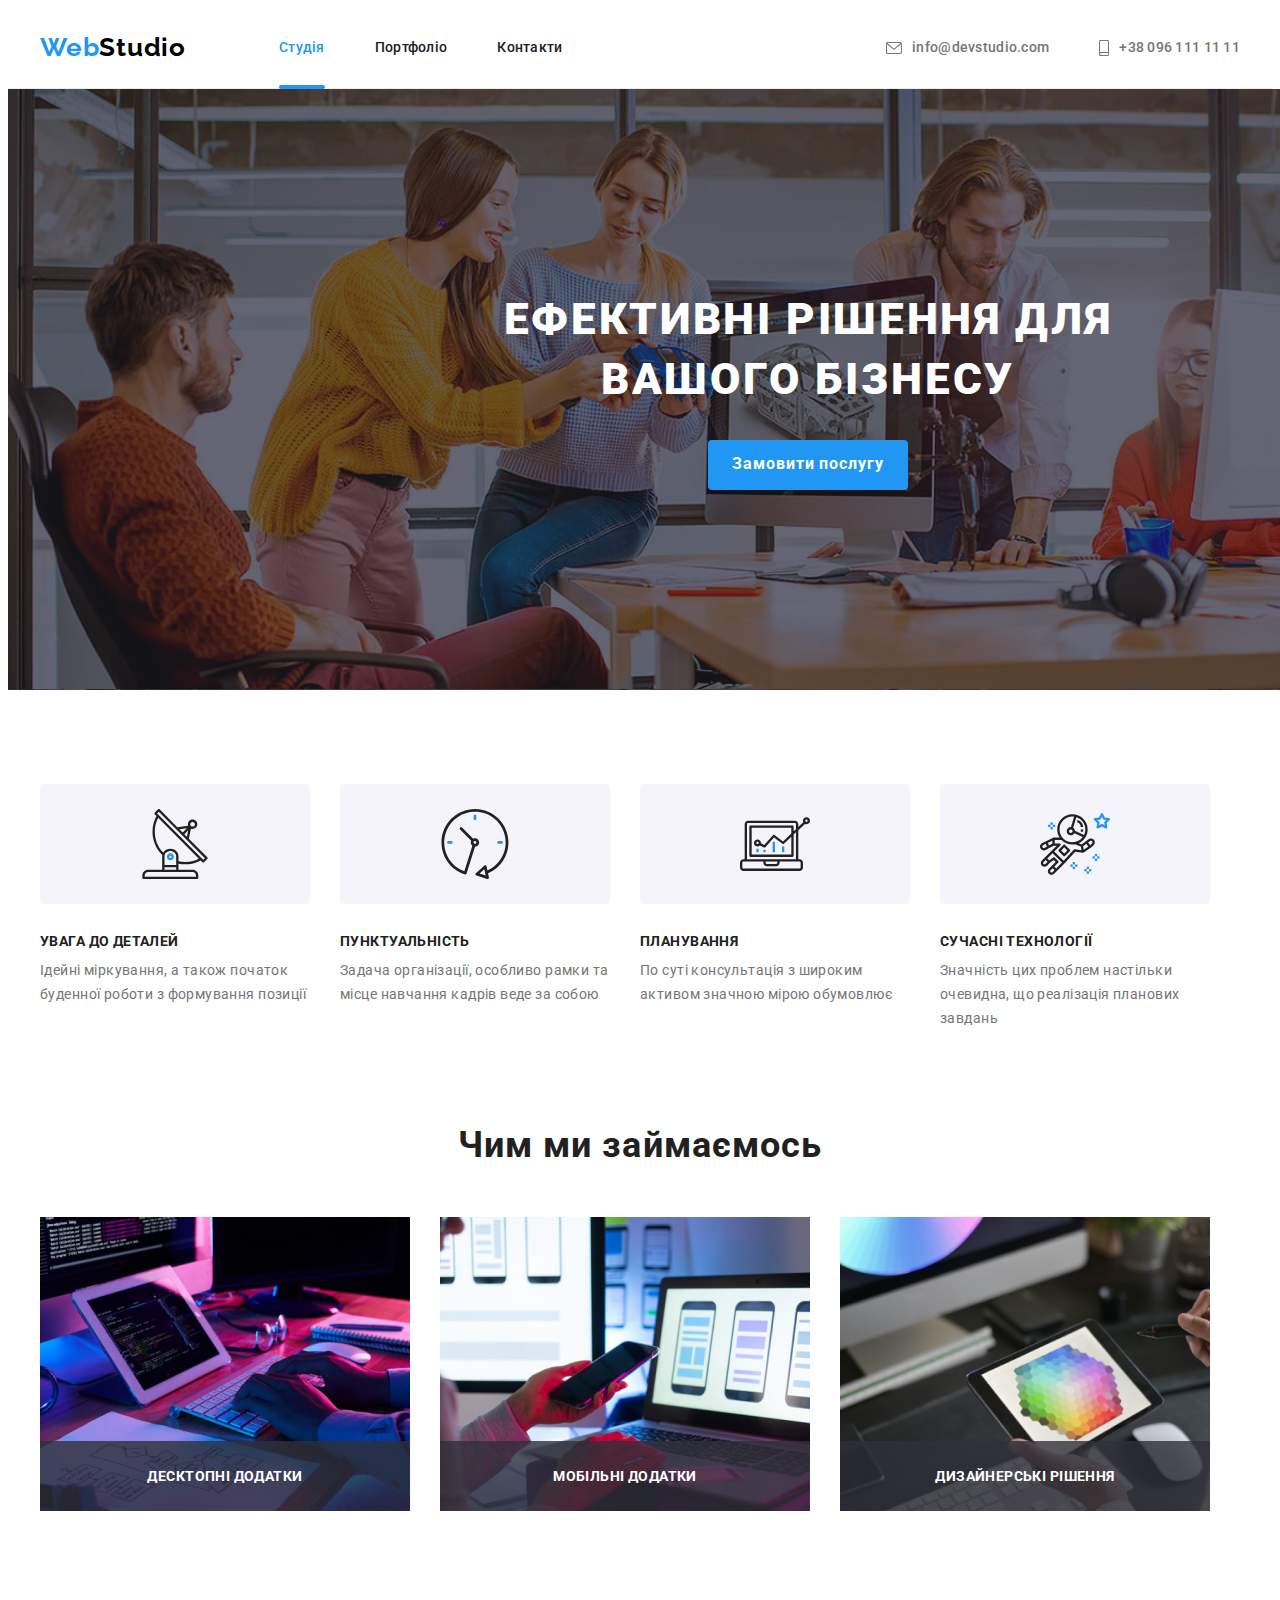
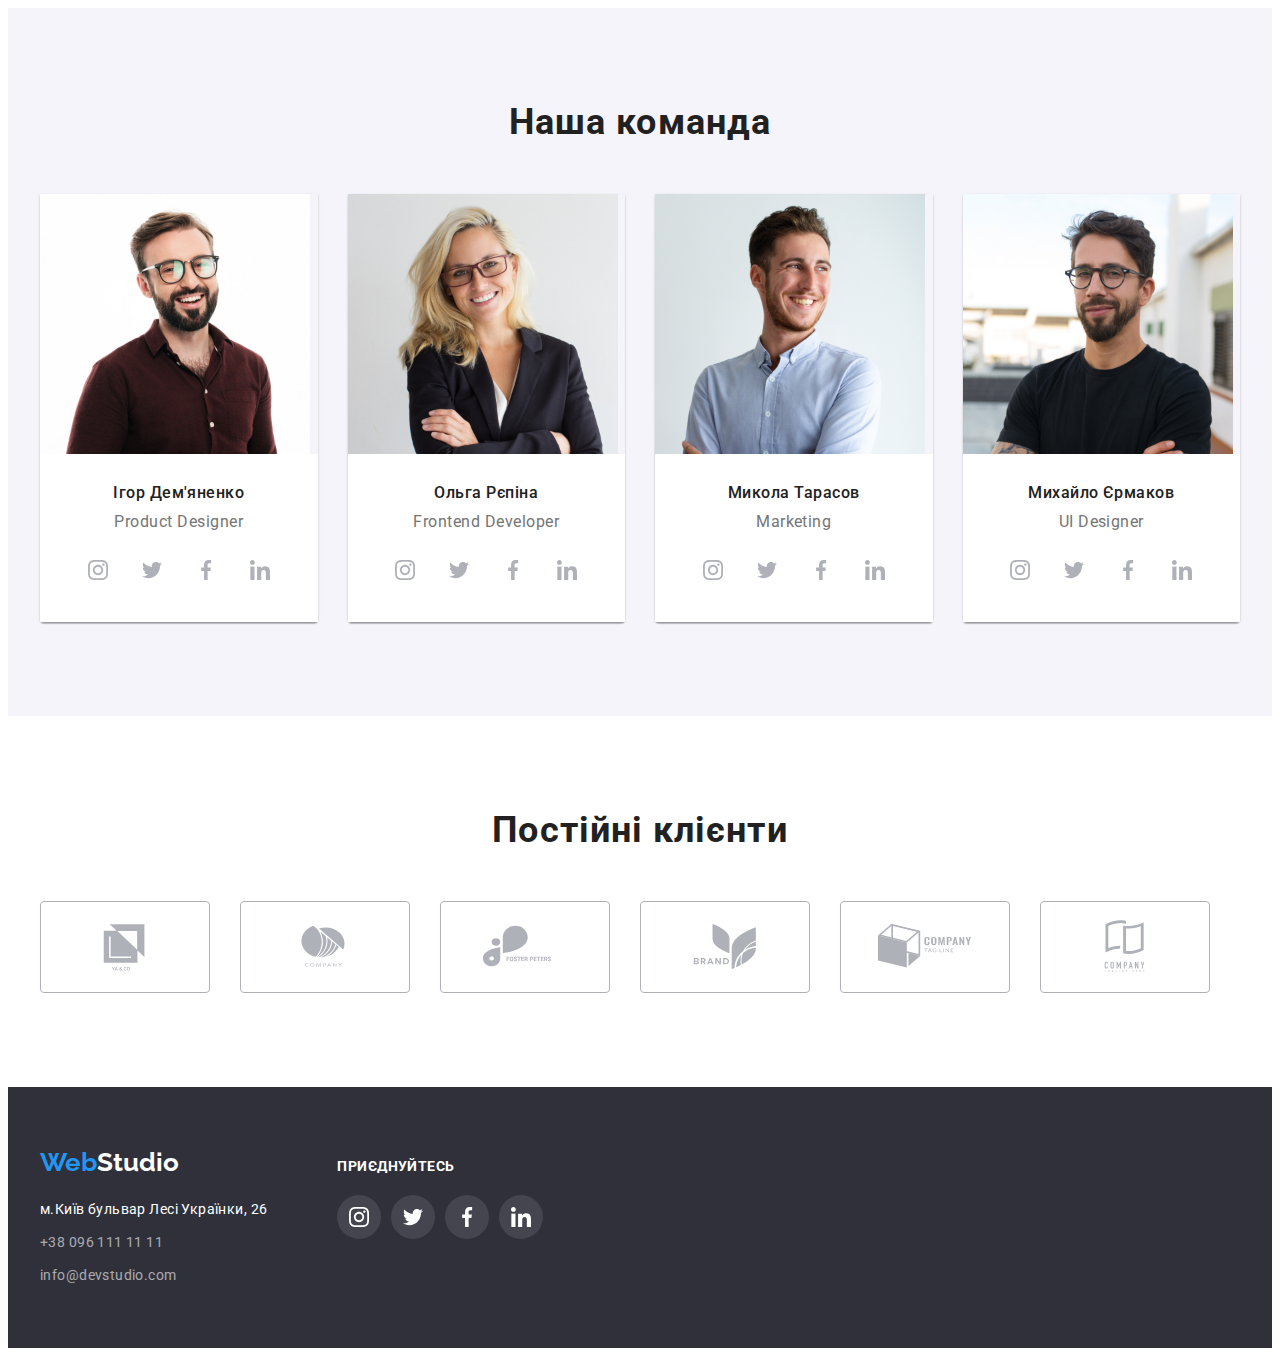
<file: index.html>
<!DOCTYPE html>
<html lang="uk">
  <head>
    <meta charset="UTF-8" />
    <meta http-equiv="X-UA-Compatible" content="IE=edge" />
    <meta name="viewport" content="width=device-width, initial-scale=1.0" />
    <link rel="preconnect" href="https://fonts.googleapis.com">
    <link rel="preconnect" href="https://fonts.gstatic.com" crossorigin>
    <link href="https://fonts.googleapis.com/css2?family=Raleway:wght@700&family=Roboto:wght@400;500;700;900&display=swap" rel="stylesheet">
    <title>WebStudio</title>
    <link rel="stylesheet" href="https://cdnjs.cloudflare.com/ajax/libs/modern-normalize/1.1.0/modern-normalize.min.css" integrity="sha512-wpPYUAdjBVSE4KJnH1VR1HeZfpl1ub8YT/NKx4PuQ5NmX2tKuGu6U/JRp5y+Y8XG2tV+wKQpNHVUX03MfMFn9Q==" crossorigin="anonymous" referrerpolicy="no-referrer" />
    <link rel="stylesheet" href="./css/styles.css" />
  </head>
  <body>
    <!-- основна інфа -->
    <header class="header">

      <div class="container">
      <nav class="nav">
        <a href="./index.html" class="logo logo-blue logo-link">Web<span class="logo-black">Studio</span></a>
        <ul class="site-nav">
          <li class="active"><a href="index.html" class="link active-page">Студія</a></li>
          <li><a href="portfolio.html" class="page-header link">Портфоліо</a></li> 
          <li><a href="" class="page-header link">Контакти</a></li>
        </ul>
      </nav>
        <ul class="contacts-nav">
          <li>
            <a href="mailto:info@devstudio.com" class="header-contacts link">
              <svg class="mail-icon" width="16" height="12">
              <use href="./images/icons/symbol-defs.svg#icon-envelope"></use>
            </svg>info@devstudio.com</a>
          </li>
          <li>
            <a href="tel:+380961111111" class="header-contacts link">
              <svg class="phone-icon" width="10" height="16">
              <use href="./images/icons/symbol-defs.svg#icon-smartphone"></use>
            </svg>+38 096 111 11 11</a>
          </li>
        </ul>
        </div>
    </header>

    <main class="main">
      <!-- перша секція -->
      <section class="hero">
        <div class="container">
          <h1 class="hero-text">Ефективні рішення для вашого бізнесу</h1>
          <button type="button" class="hero-button pointer" data-modal-open>Замовити послугу</button>
        </div>
      </section>
      <!-- Друга секція -->
      <section class="section">
        <div class="container">
        <h2 class="title visually-hidden" aria-hidden="true" tabindex="-1">Features</h2>
        <ul class="features-text">
          
          <li class="features-icons-item">
            <div class="features-icons">
      
            <svg width="70" height="70">
              <use href="./images/icons/symbol-defs.svg#icon-antenna"></use>
            </svg>
            </div>
            <h3 class="pre-title">Увага до деталей</h3>
            <p class="pre-title-text">Ідейні міркування, а також початок буденної роботи з формування позиції</p>
            
          </li>
          <li class="features-icons-item">
            <div class="features-icons">
            <svg width="70" height="70">
              <use href="./images/icons/symbol-defs.svg#icon-clock"></use>
            </svg>
            </div>
            <h3 class="pre-title">Пунктуальність</h3>
            <p class="pre-title-text">Задача організації, особливо рамки та місце навчання кадрів веде за собою</p>
          </li>
          <li class="features-icons-item">
            <div class="features-icons">
            <svg width="70" height="70">
              <use href="./images/icons/symbol-defs.svg#icon-diagram"></use>
            </svg>
            </div>
            <h3 class="pre-title">Планування</h3>
            <p class="pre-title-text">По суті консультація з широким активом значною мірою обумовлює</p>
            
          </li>
          <li class="features-icons-item">
            <div class="features-icons">
            <svg width="70" height="70">
              <use href="./images/icons/symbol-defs.svg#icon-astronaut"></use>
            </svg>
            </div>
            <h3 class="pre-title">Сучасні технології</h3>
            <p class="pre-title-text">Значність цих проблем настільки очевидна, що реалізація планових завдань</p>
            
          </li>
        </ul>
        </div>
      </section>
      <!-- Третя секція -->
      <section class="section-three">
        <div class="container">
        <h2 class="title">Чим ми займаємось</h2>
        <ul class="our-work-images">
          <li class="our-work">
            <img src="./images/img1.png" alt="Бек-енд розробка" width="370" class="our-work"/>
            <p class="our-work-cover">
              Десктопні додатки
            </p>
          </li>
          <li class="our-work">
            <img src="./images/img2.png" alt="Фронт-енд розробка" width="370"/>
            <p class="our-work-cover">
              Мобільні додатки
            </p>
          </li>
          <li class="our-work">
            <img src="./images/img3.png" alt="Розробка стилю" width="370"/>
            <p class="our-work-cover">
              Дизайнерські рішення
            </p>
          </li>
        </ul>
      </div>
      </section>
      <!-- Четверта секція -->
      <section class="section-team">
        <div class="container">
        <h2 class="title">Наша команда</h2>
        <ul class="our-team">
          <li class="our-member">
            <img
              src="./images/img4.jpg"
              alt="Product Designer"
              width="270"
              class="team-member-img"
            />
            <div class="card-content">  
              <h3 class="team-member">Ігор Дем'яненко</h3>
              <p lang="en" class="team-member-role">Product Designer</p>
              <ul class="team-soc-list list">
                <li class="team-soc-item">
                  <a href="" class="team-soc-link link">
                    <svg class="team-soc-icon" width="20" height="20">
                      <use href="./images/icons/symbol-defs.svg#icon-icon-instagram"></use>
                    </svg>
                  </a>
                </li>
                <li class="team-soc-item">
                  <a href="" class="team-soc-link link">
                    <svg class="team-soc-icon" width="20" height="20">
                      <use href="./images/icons/symbol-defs.svg#icon-icon-twitter"></use>
                    </svg>
                  </a>
                </li>
                <li class="team-soc-item">
                  <a href="" class="team-soc-link link">
                    <svg class="team-soc-icon" width="20" height="20">
                      <use href="./images/icons/symbol-defs.svg#icon-icon-facebook"></use>
                    </svg>
                  </a>
                </li>
                <li class="team-soc-item">
                  <a href="" class="team-soc-link link">
                    <svg class="team-soc-icon" width="20" height="20">
                      <use href="./images/icons/symbol-defs.svg#icon-icon-linkedin"></use>
                    </svg>
                  </a>
                </li>
              </ul>
            </div>
          </li>
         
          <li class="our-member">
            <img 
            src="./images/img5.jpg" 
            alt="Frontend Developer" 
            width="270" 
            class="team-member-img"
            />
            <div class="card-content">
              <h3 class="team-member">Ольга Рєпіна</h3>
              <p lang="en" class="team-member-role">Frontend Developer</p>
              <ul class="team-soc-list list">
                <li class="team-soc-item">
                  <a href="" class="team-soc-link link">
                    <svg class="team-soc-icon" width="20" height="20">
                      <use href="./images/icons/symbol-defs.svg#icon-icon-instagram"></use>
                    </svg>
                  </a>
                </li>
                <li class="team-soc-item">
                  <a href="" class="team-soc-link link">
                    <svg class="team-soc-icon" width="20" height="20">
                      <use href="./images/icons/symbol-defs.svg#icon-icon-twitter"></use>
                    </svg>
                  </a>
                </li>
                <li class="team-soc-item">
                  <a href="" class="team-soc-link link">
                    <svg class="team-soc-icon" width="20" height="20">
                      <use href="./images/icons/symbol-defs.svg#icon-icon-facebook"></use>
                    </svg>
                  </a>
                </li>
                <li class="team-soc-item">
                  <a href="" class="team-soc-link link">
                    <svg class="team-soc-icon" width="20" height="20">
                      <use href="./images/icons/symbol-defs.svg#icon-icon-linkedin"></use>
                    </svg>
                  </a>
                </li>
              </ul>
            </div>
          </li>
          
          <li class="our-member">
            <img
              src="./images/img6.jpg"
              alt="Marketing"
              width="270"
              class="team-member-img"
            />
            <div class="card-content">
              <h3 class="team-member">Микола Тарасов</h3>
              <p lang="en" class="team-member-role">Marketing</p>
              <ul class="team-soc-list list">
                <li class="team-soc-item">
                  <a href="" class="team-soc-link link">
                    <svg class="team-soc-icon" width="20" height="20">
                      <use href="./images/icons/symbol-defs.svg#icon-icon-instagram"></use>
                    </svg>
                  </a>
                </li>
                <li class="team-soc-item">
                  <a href="" class="team-soc-link link">
                    <svg class="team-soc-icon" width="20" height="20">
                      <use href="./images/icons/symbol-defs.svg#icon-icon-twitter"></use>
                    </svg>
                  </a>
                </li>
                <li class="team-soc-item">
                  <a href="" class="team-soc-link link">
                    <svg class="team-soc-icon" width="20" height="20">
                      <use href="./images/icons/symbol-defs.svg#icon-icon-facebook"></use>
                    </svg>
                  </a>
                </li>
                <li class="team-soc-item">
                  <a href="" class="team-soc-link link">
                    <svg class="team-soc-icon" width="20" height="20">
                      <use href="./images/icons/symbol-defs.svg#icon-icon-linkedin"></use>
                    </svg>
                  </a>
                </li>
              </ul>
            </div>
          </li>
          
          <li class="our-member">
            <img
              src="./images/img7.jpg"
              alt="UI Designer"
              width="270"
              class="team-member-img"
            />
            <div class="card-content">
              <h3 class="team-member">Михайло Єрмаков</h3>
              <p lang="en" class="team-member-role">UI Designer</p>
              <ul class="team-soc-list list">
                <li class="team-soc-item">
                  <a href="" class="team-soc-link link">
                    <svg class="team-soc-icon" width="20" height="20">
                      <use href="./images/icons/symbol-defs.svg#icon-icon-instagram"></use>
                    </svg>
                  </a>
                </li>
                <li class="team-soc-item">
                  <a href="" class="team-soc-link link">
                    <svg class="team-soc-icon" width="20" height="20">
                      <use href="./images/icons/symbol-defs.svg#icon-icon-twitter"></use>
                    </svg>
                  </a>
                </li>
                <li class="team-soc-item">
                  <a href="" class="team-soc-link link">
                    <svg class="team-soc-icon" width="20" height="20">
                      <use href="./images/icons/symbol-defs.svg#icon-icon-facebook"></use>
                    </svg>
                  </a>
                </li>
                <li class="team-soc-item">
                  <a href="" class="team-soc-link link">
                    <svg class="team-soc-icon" width="20" height="20">
                      <use href="./images/icons/symbol-defs.svg#icon-icon-linkedin"></use>
                    </svg>
                  </a>
                </li>
              </ul>
            </div>
          </li>
          
        </ul>
      </div>
      </section>
      <section class="section">
        <div class="container">
        <h2 class="title">Постійні клієнти</h2>
        <ul class="clients-icons">
          <li class="clients-icons-item">
            <a href="" alt="Our client" class="client-link link">
            <svg width="106" height="60">
              <use href="./images/icons/symbol-defs.svg#icon-logo-1"></use>
            </svg>
          </a>
          </li>
          <li class="clients-icons-item">
            <a href="" alt="Our client" class="client-link link">
            <svg width="106" height="60">
              <use href="./images/icons/symbol-defs.svg#icon-logo-2"></use>
            </svg>
          </a>
          </li>
          <li class="clients-icons-item">
            <a href="" alt="Our client" class="client-link link">
            <svg width="106" height="60">
              <use href="./images/icons/symbol-defs.svg#icon-logo-3"></use>
            </svg>
          </a>
          </li>
          <li class="clients-icons-item">
            <a href="" alt="Our client" class="client-link link">
            <svg width="106" height="60">
              <use href="./images/icons/symbol-defs.svg#icon-logo-4"></use>
            </svg>
          </a>
          </li>
        </li>
        <li class="clients-icons-item">
          <a href="" alt="Our client" class="client-link link">
          <svg width="106" height="60">
            <use href="./images/icons/symbol-defs.svg#icon-logo-5"></use>
          </svg>
        </a>
        </li>
        <li class="clients-icons-item">
          <a href="" alt="Our client" class="client-link link">
          <svg width="106" height="60">
            <use href="./images/icons/symbol-defs.svg#icon-logo-6"></use>
          </svg>
        </a>
        </li>

        </ul>
      </section>
    </main>
    <footer class="footer">
      <div class="container">
        <div class="footers">
        <div class="footer-one">
        <a href="./index.html" class="logo-footer logo-blue logo-link">Web<span class="logo-white">Studio</span>
        </a>
      
      <address class="address">
        <ul>
         <li class="footer-items">
            <a href="https://goo.gl/maps/1e6sSvzwmUZJnKFR7" class="footer-address link">м.Київ бульвар Лесі Українки, 26</a>
         </li>
         <li class="footer-items">
            <a href="tel:+380961111111" class="footer-contacts link">+38 096 111 11 11</a>
         </li>
          <li class="footer-items">
           <a href="mailto:info@devstudio.com" class="footer-contacts link">info@devstudio.com</a>
         </li>
        </ul>
        
      </address>
      </div>
      <div class="footer-two">
        <ul class="soc-footer">
          <li>
          <strong class="strong-footer">Приєднуйтесь</strong>
          </li>
          <li>
            <ul class="soc-list-footer list">
              <li class="soc-item-footer">
                <a href="" class="soc-link-footer link">
                  <svg class="soc-icon-footer" width="20" height="20">
                    <use href="./images/icons/symbol-defs.svg#icon-icon-instagram"></use>
                  </svg>
                </a>
              </li>
              <li class="soc-item-footer">
                <a href="" class="soc-link-footer link">
                  <svg class="soc-icon-footer" width="20" height="20">
                    <use href="./images/icons/symbol-defs.svg#icon-icon-twitter"></use>
                  </svg>
                </a>
              </li>
              <li class="soc-item-footer">
                <a href="" class="soc-link-footer link">
                  <svg class="soc-icon-footer" width="20" height="20">
                    <use href="./images/icons/symbol-defs.svg#icon-icon-facebook"></use>
                  </svg>
                </a>
              </li>
              <li class="soc-item-footer">
                <a href="" class="soc-link-footer link">
                  <svg class="soc-icon-footer" width="20" height="20">
                    <use href="./images/icons/symbol-defs.svg#icon-icon-linkedin"></use>
                  </svg>
                </a>
              </li>
            </ul>
          </li>
  
        </ul>
      </div>
      </div>
      </div>
    </footer>
    <div class="backdrop is-hidden" data-modal>
      <div class="modal">
        <button type="button" class="close-btn" data-modal-close>
      <svg width="30" height="30">
        <use href="./images/icons/symbol-defs.svg#close-icon"></use>
      </svg>
      </button>
      </div>
      </div>
      <script src="./js/modal.js"></script>
  </body>
</html>
</file>
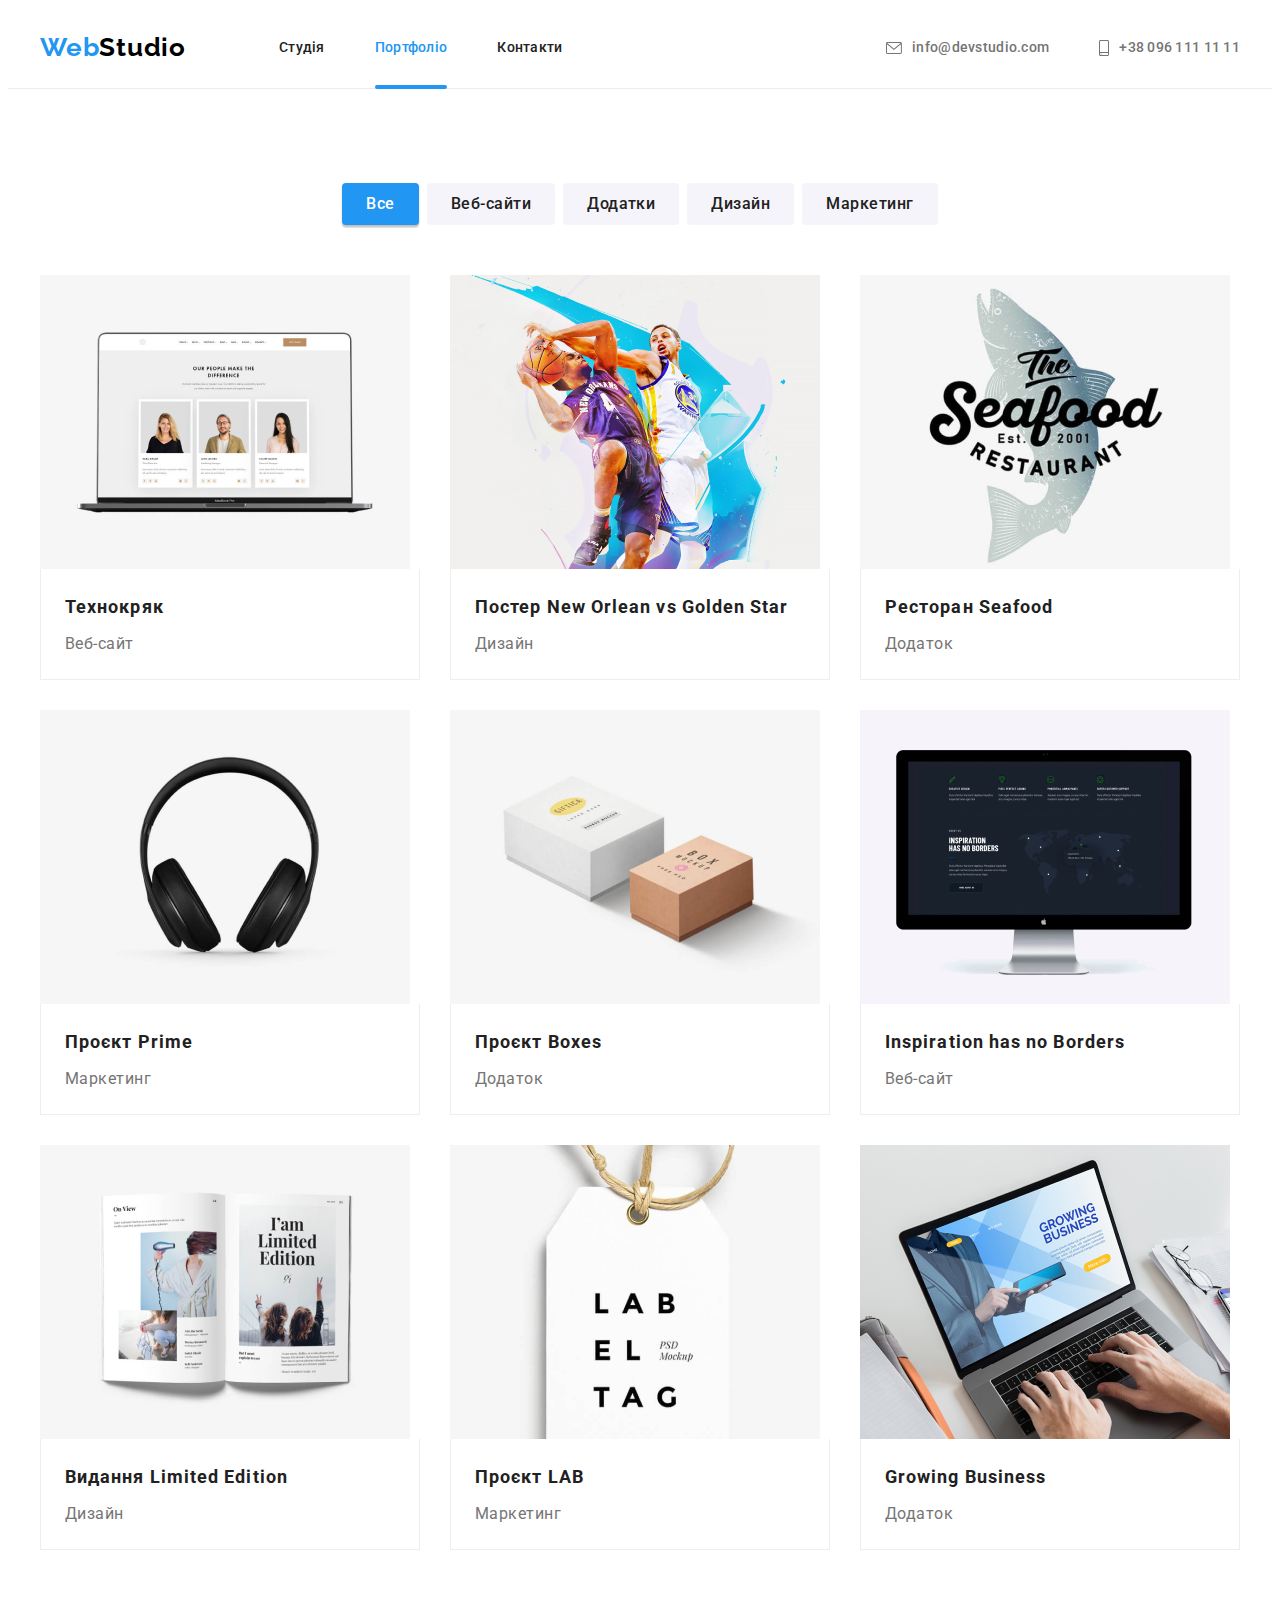
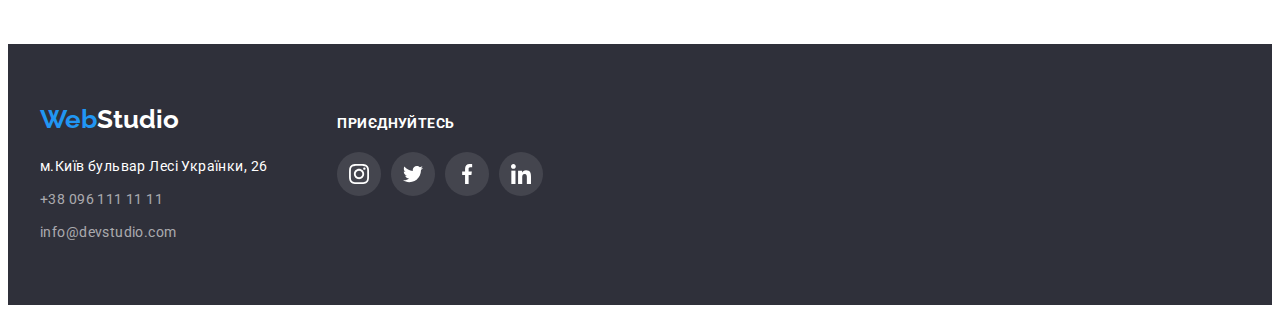
<file: portfolio.html>
<!DOCTYPE html>
<html lang="uk">
  <head>
    <meta charset="UTF-8" />
    <meta http-equiv="X-UA-Compatible" content="IE=edge" />
    <meta name="viewport" content="width=device-width, initial-scale=1.0" />
    <link rel="preconnect" href="https://fonts.googleapis.com" />
    <link rel="preconnect" href="https://fonts.gstatic.com" crossorigin />
    <link
      href="https://fonts.googleapis.com/css2?family=Raleway:wght@700&family=Roboto:wght@400;500;700;900&display=swap"
      rel="stylesheet"
    />
    <title>WebStudio</title>
    <link
      rel="stylesheet"
      href="https://cdnjs.cloudflare.com/ajax/libs/modern-normalize/1.1.0/modern-normalize.min.css"
      integrity="sha512-wpPYUAdjBVSE4KJnH1VR1HeZfpl1ub8YT/NKx4PuQ5NmX2tKuGu6U/JRp5y+Y8XG2tV+wKQpNHVUX03MfMFn9Q=="
      crossorigin="anonymous"
      referrerpolicy="no-referrer"
    />
    <link rel="stylesheet" href="./css/styles.css" />
  </head>
  <body>
    <!-- основна інфа -->
    <header class="header">
      <div class="container">
        <nav class="nav">
          <a href="./index.html" class="logo logo-blue logo-link"
            >Web<span class="logo-black">Studio</span></a
          >
          <ul class="site-nav">
            <li><a href="index.html" class="page-header link">Студія</a></li>
            <li class="active">
              <a href="portfolio.html" class="link active-page">Портфоліо</a>
            </li>
            <li><a href="" class="page-header link">Контакти</a></li>
          </ul>
        </nav>
        <ul class="contacts-nav">
          <li>
            <div class="mail">
              <a href="mailto:info@devstudio.com" class="header-contacts link">
                <svg class="mail-icon" width="16" height="12">
                  <use
                    href="./images/icons/symbol-defs.svg#icon-envelope"
                  ></use>
                </svg>
                info@devstudio.com</a
              >
            </div>
          </li>
          <li>
            <div class="phone">
              <a href="tel:+380961111111" class="header-contacts link">
                <svg class="phone-icon" width="10" height="16">
                  <use
                    href="./images/icons/symbol-defs.svg#icon-smartphone"
                  ></use>
                </svg>
                +38 096 111 11 11</a
              >
            </div>
          </li>
        </ul>
      </div>
    </header>

    <main class="main">
      <section class="section">
        <div class="container">
          <h1 class="visually-hidden">Title</h1>
          <ul class="buttons-portfolio">
            <li>
              <button type="button" class="button pointer button-selected">
                Все
              </button>
            </li>
            <li>
              <button type="button" class="button pointer">Веб-сайти</button>
            </li>
            <li>
              <button type="button" class="button pointer">Додатки</button>
            </li>
            <li>
              <button type="button" class="button pointer">Дизайн</button>
            </li>
            <li>
              <button type="button" class="button pointer">Маркетинг</button>
            </li>
          </ul>
          <ul class="our-portfolio">
            <li class="portfolio-item">
              <a href="" class="portfolio-link">
                <div class="portfolio-cover-wrap">
                  <img
                    src="./images/portfolio1.png"
                    alt="Веб-сайт"
                    width="370"
                    class="portfolio-img"
                  />
                  <p class="portfolio-image-cover">
                    Ресурс пропонує комплексні пропозиції з різним рівнем
                    функціоналу і сервісів. Все це дозволяє відвідувачеві
                    отримати вичерпну інформацію про компанію чи фізичну особу.
                  </p>
                </div>
                <div class="portfolio-content">
                  <h2 class="portfolio-item-title">Технокряк</h2>
                  <p class="portfolio-item-text">Веб-сайт</p>
                </div>
              </a>
            </li>

            <li class="portfolio-item">
              <a href="" class="portfolio-link">
                <div class="portfolio-cover-wrap">
                  <img
                    src="./images/portfolio2.png"
                    alt="Дизайн"
                    width="370"
                    class="portfolio-img"
                  />
                  <p class="portfolio-image-cover">
                    Ресурс пропонує комплексні пропозиції з різним рівнем
                    функціоналу і сервісів. Все це дозволяє відвідувачеві
                    отримати вичерпну інформацію про компанію чи фізичну особу.
                  </p>
                </div>
                <div class="portfolio-content">
                  <h2 lang="en" class="portfolio-item-title">
                    Постер New Orlean vs Golden Star
                  </h2>
                  <p class="portfolio-item-text">Дизайн</p>
                </div>
              </a>
            </li>

            <li class="portfolio-item">
              <a href="" class="portfolio-link">
                <div class="portfolio-cover-wrap">
                  <img
                    src="./images/portfolio3.png"
                    alt="Додаток"
                    width="370"
                    class="portfolio-img"
                  />
                  <p class="portfolio-image-cover">
                    Ресурс пропонує комплексні пропозиції з різним рівнем
                    функціоналу і сервісів. Все це дозволяє відвідувачеві
                    отримати вичерпну інформацію про компанію чи фізичну особу.
                  </p>
                </div>
                <div class="portfolio-content">
                  <h2 lang="en" class="portfolio-item-title">
                    Ресторан Seafood
                  </h2>
                  <p class="portfolio-item-text">Додаток</p>
                </div>
              </a>
            </li>

            <li class="portfolio-item">
              <a href="" class="portfolio-link">
                <div class="portfolio-cover-wrap">
                  <img
                    src="./images/portfolio4.png"
                    alt="Маркетинг"
                    width="370"
                    class="portfolio-img"
                  />
                  <p class="portfolio-image-cover">
                    Ресурс пропонує комплексні пропозиції з різним рівнем
                    функціоналу і сервісів. Все це дозволяє відвідувачеві
                    отримати вичерпну інформацію про компанію чи фізичну особу.
                  </p>
                </div>
                <div class="portfolio-content">
                  <h2 lang="en" class="portfolio-item-title">Проєкт Prime</h2>
                  <p class="portfolio-item-text">Маркетинг</p>
                </div>
              </a>
            </li>

            <li class="portfolio-item">
              <a href="" class="portfolio-link">
                <div class="portfolio-cover-wrap">
                  <img
                    src="./images/portfolio5.png"
                    alt="Додаток"
                    width="370"
                    class="portfolio-img"
                  />
                  <p class="portfolio-image-cover">
                    Ресурс пропонує комплексні пропозиції з різним рівнем
                    функціоналу і сервісів. Все це дозволяє відвідувачеві
                    отримати вичерпну інформацію про компанію чи фізичну особу.
                  </p>
                </div>
                <div class="portfolio-content">
                  <h2 lang="en" class="portfolio-item-title">Проєкт Boxes</h2>
                  <p class="portfolio-item-text">Додаток</p>
                </div>
              </a>
            </li>

            <li class="portfolio-item">
              <a href="" class="portfolio-link">
                <div class="portfolio-cover-wrap">
                  <img
                    src="./images/portfolio6.png"
                    alt="Веб-сайт"
                    width="370"
                    class="portfolio-img"
                  />
                  <p class="portfolio-image-cover">
                    Ресурс пропонує комплексні пропозиції з різним рівнем
                    функціоналу і сервісів. Все це дозволяє відвідувачеві
                    отримати вичерпну інформацію про компанію чи фізичну особу.
                  </p>
                </div>
                <div class="portfolio-content">
                  <h2 lang="en" class="portfolio-item-title">
                    Inspiration has no Borders
                  </h2>
                  <p class="portfolio-item-text">Веб-сайт</p>
                </div>
              </a>
            </li>

            <li class="portfolio-item">
              <a href="" class="portfolio-link">
                <div class="portfolio-cover-wrap">
                  <img
                    src="./images/portfolio7.png"
                    alt="Дизайн"
                    width="370"
                    class="portfolio-img"
                  />
                  <p class="portfolio-image-cover">
                    Ресурс пропонує комплексні пропозиції з різним рівнем
                    функціоналу і сервісів. Все це дозволяє відвідувачеві
                    отримати вичерпну інформацію про компанію чи фізичну особу.
                  </p>
                </div>
                <div class="portfolio-content">
                  <h2 lang="en" class="portfolio-item-title">
                    Видання Limited Edition
                  </h2>
                  <p class="portfolio-item-text">Дизайн</p>
                </div>
              </a>
            </li>

            <li class="portfolio-item">
              <a href="" class="portfolio-link">
                <div class="portfolio-cover-wrap">
                  <img
                    src="./images/portfolio8.png"
                    alt="Маркетинг"
                    width="370"
                    class="portfolio-img"
                  />
                  <p class="portfolio-image-cover">
                    Ресурс пропонує комплексні пропозиції з різним рівнем
                    функціоналу і сервісів. Все це дозволяє відвідувачеві
                    отримати вичерпну інформацію про компанію чи фізичну особу.
                  </p>
                </div>
                <div class="portfolio-content">
                  <h2 lang="en" class="portfolio-item-title">Проєкт LAB</h2>
                  <p class="portfolio-item-text">Маркетинг</p>
                </div>
              </a>
            </li>

            <li class="portfolio-item">
              <a href="" class="portfolio-link">
                <div class="portfolio-cover-wrap">
                  <img
                    src="./images/portfolio9.png"
                    alt="Додаток"
                    width="370"
                    class="portfolio-img"
                  />
                  <p class="portfolio-image-cover">
                    Ресурс пропонує комплексні пропозиції з різним рівнем
                    функціоналу і сервісів. Все це дозволяє відвідувачеві
                    отримати вичерпну інформацію про компанію чи фізичну особу.
                  </p>
                </div>
                <div class="portfolio-content">
                  <h2 lang="en" class="portfolio-item-title">
                    Growing Business
                  </h2>
                  <p class="portfolio-item-text">Додаток</p>
                </div>
              </a>
            </li>
          </ul>
        </div>
      </section>
    </main>
    <footer class="footer">
      <div class="container">
        <div class="footers">
          <div class="footer-one">
            <a href="./index.html" class="logo-footer logo-blue logo-link"
              >Web<span class="logo-white">Studio</span>
            </a>

            <address class="address">
              <ul>
                <li class="footer-items">
                  <a
                    href="https://goo.gl/maps/1e6sSvzwmUZJnKFR7"
                    class="footer-address link"
                    >м.Київ бульвар Лесі Українки, 26</a
                  >
                </li>
                <li class="footer-items">
                  <a href="tel:+380961111111" class="footer-contacts link"
                    >+38 096 111 11 11</a
                  >
                </li>
                <li class="footer-items">
                  <a
                    href="mailto:info@devstudio.com"
                    class="footer-contacts link"
                    >info@devstudio.com</a
                  >
                </li>
              </ul>
            </address>
          </div>
          <div class="footer-two">
            <ul class="soc-footer">
              <li>
                <strong class="strong-footer">Приєднуйтесь</strong>
              </li>
              <li>
                <ul class="soc-list-footer list">
                  <li class="soc-item-footer">
                    <a href="" class="soc-link-footer link">
                      <svg class="soc-icon-footer" width="20" height="20">
                        <use
                          href="./images/icons/symbol-defs.svg#icon-icon-instagram"
                        ></use>
                      </svg>
                    </a>
                  </li>
                  <li class="soc-item-footer">
                    <a href="" class="soc-link-footer link">
                      <svg class="soc-icon-footer" width="20" height="20">
                        <use
                          href="./images/icons/symbol-defs.svg#icon-icon-twitter"
                        ></use>
                      </svg>
                    </a>
                  </li>
                  <li class="soc-item-footer">
                    <a href="" class="soc-link-footer link">
                      <svg class="soc-icon-footer" width="20" height="20">
                        <use
                          href="./images/icons/symbol-defs.svg#icon-icon-facebook"
                        ></use>
                      </svg>
                    </a>
                  </li>
                  <li class="soc-item-footer">
                    <a href="" class="soc-link-footer link">
                      <svg class="soc-icon-footer" width="20" height="20">
                        <use
                          href="./images/icons/symbol-defs.svg#icon-icon-linkedin"
                        ></use>
                      </svg>
                    </a>
                  </li>
                </ul>
              </li>
            </ul>
          </div>
        </div>
      </div>
    </footer>
  </body>
</html>
</file>
<file: css/styles.css>
:root {
  --accent-color: #2196f3;
  --hero-btncolor: #2196f3;
  --blue-logo: #2196f3;
  --black-logo: #000000;
  --white-logo: #ffffff;
  --hero-background: #2f303a;
  --white-text: #ffffff;
  --main-background: #ffffff;
  --team-backround: #f5f4fa;
  --title-name: #212121;
  --title-text: #757575;
  --footer-color: #2f303a;
  --border-one: #ececec;
  --border-two: #eeeeee;
  --soc-icon: #afb1b8;
  --soc-footer-background: rgba(255, 255, 255, 0.1);
  --accent-color-portfolio: rgba(33, 150, 243, 0.9);
  --overlay: rgba(0, 0, 0, 0.2);
  --our-work-cover: rgba(47, 48, 58, 0.8);
  
}
li {
  list-style-type: none;
}

img {
  display: block;
  max-width: 100%;
  height: auto;
}
.link {
  text-decoration: none;
  font-style: normal;
  
  
}



.logo-link {
  text-decoration: none;
}
p,
h1,
h2,
h3,
h4,
h5,
h6 {
  margin: 0;
}
ul,
ol {
  margin: 0;
  padding: 0;
}
body {
  font-family: "Roboto", sans-serif;
  font-size: 14px;
  background-color: var(--main-background);
}

.active-page {
  font-weight: 500;
  font-size: 14px;
  line-height: 1.14;
  letter-spacing: 0.02em;
  color: var(--accent-color);
}
.active-page::after {
  content: "";
  position: absolute;
  left: 0;
  bottom: -1%;
  width: 100%;
  height: 4px;
  border-radius: 2px;
  background-color: var(--accent-color);
}

.active {
  position: relative;
}

/*--------- index -----------*/
.container {
  width: 1200px;
  padding-left: 15px;
  padding-right: 15px;
  margin-left: auto;
  margin-right: auto;
}

header .container {
  display: flex;
}

.link:hover,
.link:focus {
  color: var(--accent-color);
}

.visually-hidden {
  position: absolute;
  white-space: nowrap;
  width: 1px;
  height: 1px;
  overflow: hidden;
  border: 0;
  padding: 0;
  clip: rect(0 0 0 0);
  clip-path: inset(50%);
  margin: -1px;
}

.hero {
  background: var(--hero-background);
  text-align: center;
  padding-bottom: 200px;
  padding-top: 200px;
  background-image: linear-gradient(
      rgba(47, 48, 58, 0.4),
      rgba(47, 48, 58, 0.4)
    ),
    url(../images/hero-img.png);
  width: 1600px;
  margin: 0 auto;
}
.hero-text {
  font-weight: 900;
  font-size: 44px;
  line-height: 1.37;
  /* or 136% */

  letter-spacing: 0.06em;
  text-transform: uppercase;

  color: var(--white-text);

  margin: 0px auto 30px auto;
  width: 696px;
}
.hero-button {
  display: inline-block;
  font-weight: 700;
  font-size: 16px;
  line-height: 1.88;
  font-family: "Roboto", sans-serif;
  /* identical to box height, or 188% */

  align-items: center;

  letter-spacing: 0.06em;
  background-color: var(--hero-btncolor);
  color: var(--white-text);
  width: 200px;
  height: 50px;
  border: 0;
  border-radius: 4px;
  box-shadow: 0px 4px 4px rgba(0, 0, 0, 0.15);
}

.backdrop {
  position: fixed;
  top: 0;
  left: 0;
  width: 100%;
  height: 100%;
  background-color: rgba(0, 0, 0, 0.2);
  transition-duration: 250ms;
  transition-timing-function: cubic-bezier(0.4, 0, 0.2, 1);
}

.is-hidden {
  visibility: hidden;
  opacity: 0;
  pointer-events: none;
}
.modal {
  position: absolute;
  top: 50%;
  right: 50%;
  left: 50%;
  transform: translate(-50%, -50%);
  width: 528px;
  height: 581px;
  background: var(--main-background);
  box-shadow: 0px 1px 3px rgba(0, 0, 0, 0.12), 0px 1px 1px rgba(0, 0, 0, 0.14),
    0px 2px 1px rgba(0, 0, 0, 0.2);
  border-radius: 4px;
  transition: transform;
  transition-duration: 250ms;
  transition-timing-function: cubic-bezier(0.4, 0, 0.2, 1);
}
.backdrop.is-hidden > .modal {
  transform: translate(-50%, -50%) scale(0.9);
  transition-duration: 250ms;
  transition-timing-function: cubic-bezier(0.4, 0, 0.2, 1);
  transition-property: color, background-color;
}
.model > .backdrop.is-hidden {
  transition-duration: 250ms;
  transition-timing-function: cubic-bezier(0.4, 0, 0.2, 1);
  transform: translate(-50%, -50%) scale(0.9);
}
.close-btn {
  position: absolute;
  right: 8px;
  top: 8px;
  width: 30px;
  height: 30px;
  display: flex;
  align-items: center;
  justify-content: center;
  cursor: pointer;
  border: 1px solid rgba(0, 0, 0, 0.1);
  border-radius: 50%;
  background: var(--main-background);
}

.section {
  background-color: var(--main-background);
  padding-bottom: 94px;
  padding-top: 94px;
}
.section-three {
  background-color: var(--main-background);
  padding-bottom: 94px;
}

.section-team {
  background: var(--team-backround);
  padding-top: 94px;
  padding-bottom: 94px;
}
.title {
  font-weight: 700;
  font-size: 36px;
  line-height: 1.16;
  text-align: center;
  letter-spacing: 0.03em;

  color: var(--title-name);
  margin-bottom: 50px;
}

.clients-icons {
  display: flex;
}
.clients-icons-item {
}
.client-link {
  display: flex;
  width: 170px;
  height: 92px;
  border: 1px solid var(--soc-icon);
  box-sizing: border-box;
  border-radius: 4px;

  align-items: center;
  justify-content: center;
  fill: var(--soc-icon);
  transition-duration: 250ms;
  transition-timing-function: cubic-bezier(0.4, 0, 0.2, 1);
  transition-property: border-color, fill;
}
.client-link:hover,
.client-link:focus {
  fill: var(--accent-color);
  border-color: var(--accent-color);
}

.clients-icons-item + .clients-icons-item {
  margin-left: 30px;
}

.features-icons {
  display: flex;

  width: 270px;
  height: 120px;
  background-color: var(--team-backround);
  border-radius: 4px;
  margin-bottom: 30px;
  align-items: center;
  justify-content: center;
}

.features-icons-item {
}

.features-icons-item + .features-icons-item {
  margin-left: 30px;
}

.features-text {
  display: flex;
}

.features-text li {
  display: block;
  width: 270px;
}

.features-text-margin + .features-text-margin {
  margin-left: 30px;
}

.pre-title {
  font-weight: 700;
  font-size: 14px;
  line-height: 1.14;
  letter-spacing: 0.03em;
  text-transform: uppercase;

  color: var(--title-name);
  display: block;
  margin-bottom: 10px;
}
.pre-title-text {
  font-weight: 400;
  font-size: 14px;
  line-height: 1.71;
  /* or 171% */

  letter-spacing: 0.03em;

  color: var(--title-text);
  display: block;
}
.our-work-images {
  display: inline-flex;

  justify-content: space-between;
}

.our-work {
  position: relative;
}

.our-work-cover {
  font-family: "Roboto";
  font-style: normal;
  font-weight: 700;
  font-size: 14px;
  line-height: 16px;
  text-align: center;
  letter-spacing: 0.03em;
  text-transform: uppercase;
  position: absolute;
  bottom: 0;
  left: 0;
  display: flex;
  align-items: center;
  justify-content: center;
  width: 100%;
  height: 70px;
  color: var(--white-text);
  background: var(--our-work-cover);
}
.our-work-images li:not(:last-child) {
  margin-right: 30px;
}
.card-content {
  background-color: var(--main-background);
  padding: 30px 32px 30px 32px;
}
.team-soc-list {
  display: flex;
  justify-content: center;
}

.team-soc-item {
}
.team-soc-link {
  width: 44px;
  height: 44px;
  border-radius: 50%;
  display: flex;
  background-color: var(--main-background);

  align-items: center;
  justify-content: center;
  fill: var(--soc-icon);
  transition-duration: 250ms;
  transition-timing-function: cubic-bezier(0.4, 0, 0.2, 1);
  transition-property: background-color, fill;
}
.team-soc-item + .team-soc-item {
  margin-left: 10px;
}

.team-soc-link:hover,
.team-soc-link:focus {
  background-color: var(--accent-color);
  fill: var(--white-text);
}

.soc-list-footer {
  display: flex;
}

.soc-item-footer {
}
.soc-link-footer {
  width: 44px;
  height: 44px;
  border-radius: 50%;
  display: flex;
  background-color: var(--soc-footer-background);

  align-items: center;
  justify-content: center;
  fill: var(--white-logo);
  transition-duration: 250ms;
  transition-timing-function: cubic-bezier(0.4, 0, 0.2, 1);
  transition-property: background-color;
}
.soc-item-footer + .soc-item-footer {
  margin-left: 10px;
}

.soc-link-footer:hover,
.soc-link-footer:focus {
  background-color: var(--accent-color);
 
}
.button:focus,
.button:hover {
  transition-duration: 250ms;
  transition-timing-function: cubic-bezier(0.4, 0, 0.2, 1);
  transition-property: color, background-color;
}

.team-member {
  font-weight: 500;
  font-size: 16px;
  line-height: 1.18;
  /* identical to box height */

  text-align: center;
  letter-spacing: 0.03em;

  color: var(--title-name);
  margin-bottom: 10px;
}
.team-member-role {
  font-weight: 400;
  font-size: 16px;
  line-height: 1.18;
  /* identical to box height */

  text-align: center;
  letter-spacing: 0.03em;

  color: var(--title-text);
  margin-bottom: 16px;
}
.team-member-img {
}
.our-team {
  display: flex;
  margin-left: -30px;
}
.our-team > .our-member {
  flex-basis: calc(100% / 4 - 30px);
  margin-left: 30px;
}
.our-member {
  box-shadow: 0px 1px 3px rgba(0, 0, 0, 0.12), 0px 1px 1px rgba(0, 0, 0, 0.14),
    0px 2px 1px rgba(0, 0, 0, 0.2);
  border-radius: 0px 0px 4px 4px;
}

/*--------- portfolio -----------*/

.header {
  background: var(--main-background);
  height: 80px;
}

.nav {
  display: flex;
  margin-right: auto;
}
.site-nav {
  display: flex;
}

.contacts-nav {
  display: flex;
  align-items: center;
}

.contacts-nav :hover,
.contacts-nav:focus {
  fill: var(--accent-color);
}
.mail-icon,
.phone-icon {
  margin-right: 10px;
}

.site-nav li:not(:last-child) {
  margin-right: 50px;
}
.site-nav a {
  display: block;
  padding-top: 32px;
  padding-bottom: 32px;
}
.contacts-nav li {
  display: block;
}
.contacts-nav li:not(:last-child) {
  margin-right: 50px;
}

.logo {
  font-family: "Raleway";
  font-style: normal;
  font-weight: 700;
  font-size: 26px;
  line-height: 1.19;
  /* identical to box height */

  letter-spacing: 0.03em;
  margin-right: 93px;
  padding-top: 24px;
  padding-bottom: 25px;
}
.logo-footer {
  display: flex;
  font-family: "Raleway";
  font-style: normal;
  font-weight: 700;
  font-size: 26px;
  line-height: 1.19;
  /* identical to box height */

  margin-bottom: 20px;
}
.logo-blue {
  color: var(--blue-logo);
}
.logo-black {
  color: var(--black-logo);
}
.logo-white {
  color: var(--white-logo);
}

.page-header {
  font-weight: 500;
  font-size: 14px;
  line-height: 1.14;
  letter-spacing: 0.02em;

  color: var(--title-name);
  transition-duration: 250ms;
  transition-timing-function: cubic-bezier(0.4, 0, 0.2, 1);
  transition-property: color;
}
.header {
  border-bottom: 1px solid var(--border-one);
}

.header-contacts:hover,
.header-contacts:focus {
  fill: var(--accent-color);
}

.header-contacts {
  font-weight: 500;
  font-size: 14px;
  line-height: 1.14;
  letter-spacing: 0.02em;
  align-items: center;
  color: var(--title-text);
  display: flex;
  fill: var(--title-text);
  transition-duration: 250ms;
  transition-timing-function: cubic-bezier(0.4, 0, 0.2, 1);
  transition-property: color, fill;
}
.header-contacts a:not(:last-child) {
  margin-right: 50px;
}

.header-contacts {
  display: flex;
  padding-top: 32px;
  padding-bottom: 32px;
}

.main {
  background: var(--main-background);
}
.buttons-portfolio {
  display: flex;

  margin-bottom: 50px;
  justify-content: center;
}
.buttons-portfolio li:not(:last-child) {
  margin-right: 8px;
}

.button {
  font-family: "Roboto", sans-serif;
  font-weight: 500;
  font-size: 16px;
  line-height: 1.63;
  /* identical to box height, or 162% */

  text-align: center;
  letter-spacing: 0.03em;

  color: var(--title-name);
  display: block;
  border-radius: 4px;
  border-color: transparent;
  background-color: var(--team-backround);
  padding: 6px 22px 6px 22px;
  transition-duration: 250ms;
  transition-timing-function: cubic-bezier(0.4, 0, 0.2, 1);
  transition-property: color, background-color, box-shadow;
}
.button-selected {
  color: var(--white-text);
  background-color: var(--accent-color);
  box-shadow: 0px 3px 1px rgba(0, 0, 0, 0.1), 0px 1px 2px rgba(0, 0, 0, 0.08),
    0px 2px 2px rgba(0, 0, 0, 0.12);
}

.button:hover,
.button:focus {
  background-color: var(--accent-color);
  color: var(--white-text);
  box-shadow: 0px 3px 1px rgba(0, 0, 0, 0.1), 0px 1px 2px rgba(0, 0, 0, 0.08),
    0px 2px 2px rgba(0, 0, 0, 0.12);
}

.portfolio-content {
  background-color: var(--main-background);

  background-color: var(--portfolio-item);
  padding: 20px 24px 20px 24px;
  border: 1px solid var(--border-two);
  border-top: 0;
}

.our-portfolio {
  display: flex;
  margin-left: -30px;
  margin-top: -30px;
  flex-wrap: wrap;
}
.our-portfolio > .portfolio-item {
  flex-basis: calc(100% / 3 - 30px);
  margin-left: 30px;
  margin-top: 30px;
}

.portfolio-link {
  display: block;
  text-decoration: none;
  font-style: normal;
  transition-duration: 250ms;
  transition-timing-function: cubic-bezier(0.4, 0, 0.2, 1);
  transition-property: box-shadow;

}
.portfolio-link:hover,
.portfolio-link:focus {
  box-shadow: 0px 1px 1px rgba(0, 0, 0, 0.12), 0px 4px 4px rgba(0, 0, 0, 0.06),
    1px 4px 6px rgba(0, 0, 0, 0.16);

  
} 
.portfolio-item {
}



.portfolio-item:hover .portfolio-image-cover {
  transform: translateY(0);
}
.portfolio-link:focus .portfolio-image-cover {
  transform: translateY(0);
}

.portfolio-img {
}

.portfolio-image-cover {
  font-family: "Roboto";
  font-style: normal;
  font-weight: 400;
  font-size: 18px;
  line-height: 28px;
  /* or 156% */

  letter-spacing: 0.03em;
  color: var(--white-text);
  /* color: var(--white-text); */
  position: absolute;
  top: 0;
  left: 0;
  background-color: var(--accent-color-portfolio);
  padding: 63px 24px 63px 24px;
  height: 100%;
  transform: translateY(101%);
  transition: transform 250ms cubic-bezier(0.4, 0, 0.2, 1);
}

.portfolio-cover-wrap {
  position: relative;
  overflow: hidden;
}

.pointer {
  cursor: pointer;
}

.portfolio-item-title {
  font-weight: 700;
  font-size: 18px;
  line-height: 2;
  /* identical to box height, or 200% */

  letter-spacing: 0.06em;

  color: var(--title-name);
  margin-bottom: 4px;
}
.portfolio-item-text {
  font-weight: 400;
  font-size: 16px;
  line-height: 1.88;
  /* identical to box height, or 188% */

  letter-spacing: 0.03em;

  color: var(--title-text);
}

.strong-footer {
  font-weight: 700;
  font-size: 14px;
  line-height: 1.14;
  letter-spacing: 0.03em;
  text-transform: uppercase;

  color: var(--white-text);
  display: block;
  margin-bottom: 20px;
}

.soc-footer {
  display: block;
}

.footer {
  background: var(--footer-color);
  padding-bottom: 60px;
  padding-top: 60px;
}
.footer-address {
  font-weight: 400;
  font-size: 14px;
  line-height: 1.71;
  /* or 171% */

  letter-spacing: 0.03em;

  color: var(--white-text);
  transition-duration: 250ms;
  transition-timing-function: cubic-bezier(0.4, 0, 0.2, 1);
  transition-property: color;
}
.footer-contacts {
  font-weight: 400;
  font-size: 14px;
  line-height: 1.71;
  /* or 171% */

  letter-spacing: 0.03em;

  color: rgba(255, 255, 255, 0.6);
  transition-duration: 250ms;
  transition-timing-function: cubic-bezier(0.4, 0, 0.2, 1);
  transition-property: color;
}
.footer-items:not(:last-child) {
  margin-bottom: 9px;
}

.footers {
  display: flex;
  align-items: baseline;
}
.footer-one {
  margin-right: 70px;
}
.footer-two {
}
</file>
